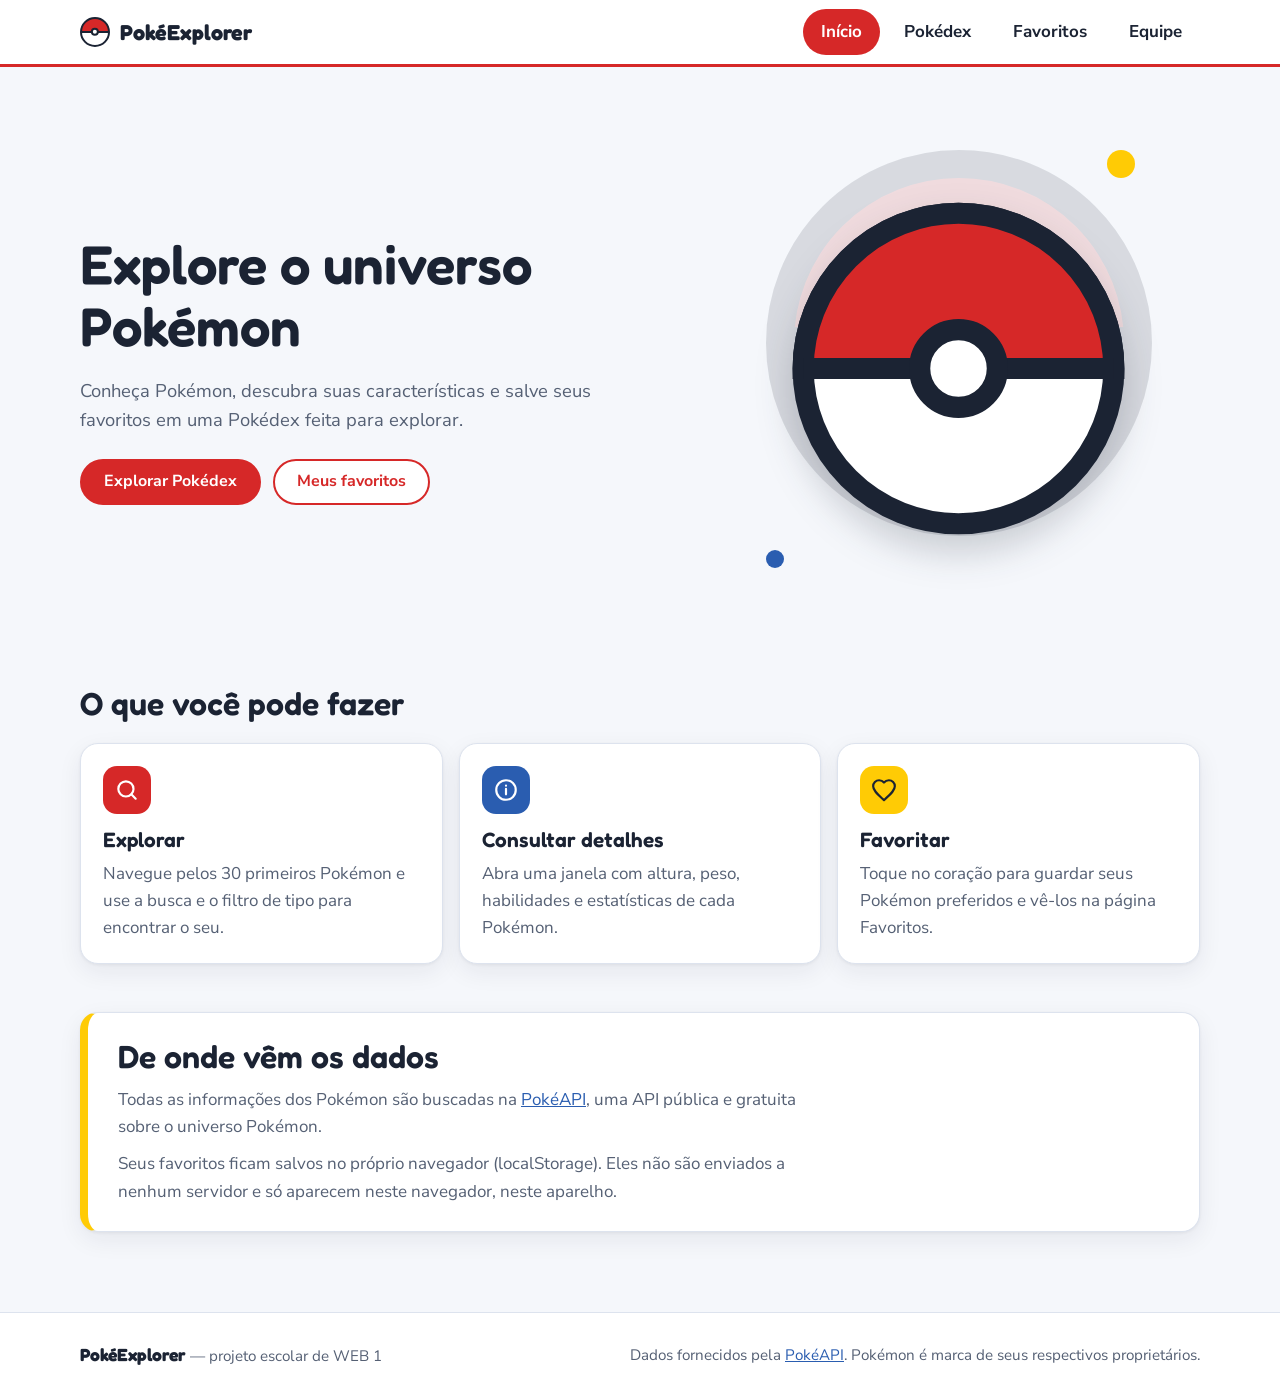
<file: index.html>
<!DOCTYPE html>
<html lang="pt-BR">
<head>
  <meta charset="UTF-8">
  <meta name="viewport" content="width=device-width, initial-scale=1">
  <title>Início | PokéExplorer</title>
  <meta name="description" content="Explore o universo Pokémon: conheça Pokémon, veja detalhes e salve seus favoritos.">
  <link rel="icon" href="assets/favicon.svg" type="image/svg+xml">
  <link rel="preconnect" href="https://fonts.googleapis.com">
  <link rel="preconnect" href="https://fonts.gstatic.com" crossorigin>
  <link rel="stylesheet" href="https://fonts.googleapis.com/css2?family=Fredoka:wght@500;600;700&family=Nunito+Sans:wght@400;600;700;800&display=swap">
  <link rel="stylesheet" href="css/style.css">
  <script>document.documentElement.classList.add("js");</script>
</head>
<body>
  <a class="pular-link" href="#conteudo">Ir para o conteúdo</a>

  <header class="topo">
    <div class="topo__interno container">
      <a class="logo" href="index.html">
        <span class="pokebola pokebola--mini" aria-hidden="true"></span>
        PokéExplorer
      </a>
      <button class="menu-botao" id="menu-botao" type="button" aria-expanded="false" aria-controls="menu">
        <span class="menu-botao__icone" aria-hidden="true"></span>
        <span>Menu</span>
      </button>
      <nav class="menu" id="menu" aria-label="Principal">
        <ul>
          <li><a href="index.html" aria-current="page">Início</a></li>
          <li><a href="pokedex.html">Pokédex</a></li>
          <li><a href="favoritos.html">Favoritos</a></li>
          <li><a href="equipe.html">Equipe</a></li>
        </ul>
      </nav>
    </div>
  </header>

  <main id="conteudo" tabindex="-1">
    <section class="hero container" aria-labelledby="titulo">
      <div class="hero__texto">
        <h1 id="titulo">Explore o universo Pokémon</h1>
        <p>Conheça Pokémon, descubra suas características e salve seus favoritos em uma Pokédex feita para explorar.</p>
        <div class="hero__botoes">
          <a class="btn" href="pokedex.html">Explorar Pokédex</a>
          <a class="btn btn--secundario" href="favoritos.html">Meus favoritos</a>
        </div>
      </div>
      <div class="hero__arte">
        <span class="pokebola" aria-hidden="true"></span>
        <span class="hero__ponto hero__ponto--amarelo" aria-hidden="true"></span>
        <span class="hero__ponto hero__ponto--azul" aria-hidden="true"></span>
        <img class="hero__imagem" data-nome="Pikachu" alt="Ilustração do Pikachu" width="475" height="475"
             src="https://raw.githubusercontent.com/PokeAPI/sprites/master/sprites/pokemon/other/official-artwork/25.png">
      </div>
    </section>

    <section class="secao container" aria-labelledby="funcoes-titulo">
      <h2 id="funcoes-titulo">O que você pode fazer</h2>
      <ul class="funcoes">
        <li class="funcao">
          <span class="funcao__icone funcao__icone--vermelho" aria-hidden="true"><svg viewBox="0 0 24 24"><circle cx="11" cy="11" r="7"/><path d="M20 20l-4-4"/></svg></span>
          <h3>Explorar</h3>
          <p>Navegue pelos 30 primeiros Pokémon e use a busca e o filtro de tipo para encontrar o seu.</p>
        </li>
        <li class="funcao">
          <span class="funcao__icone funcao__icone--azul" aria-hidden="true"><svg viewBox="0 0 24 24"><circle cx="12" cy="12" r="9"/><path d="M12 11v5M12 8h.01"/></svg></span>
          <h3>Consultar detalhes</h3>
          <p>Abra uma janela com altura, peso, habilidades e estatísticas de cada Pokémon.</p>
        </li>
        <li class="funcao">
          <span class="funcao__icone funcao__icone--amarelo" aria-hidden="true"><svg viewBox="0 0 24 24"><path d="M12 21.35l-1.45-1.32C5.4 15.36 2 12.28 2 8.5 2 5.42 4.42 3 7.5 3c1.74 0 3.41.81 4.5 2.09C13.09 3.81 14.76 3 16.5 3 19.58 3 22 5.42 22 8.5c0 3.78-3.4 6.86-8.55 11.54L12 21.35z"/></svg></span>
          <h3>Favoritar</h3>
          <p>Toque no coração para guardar seus Pokémon preferidos e vê-los na página Favoritos.</p>
        </li>
      </ul>
    </section>

    <section class="secao container" aria-labelledby="dados-titulo">
      <div class="dados">
        <h2 id="dados-titulo">De onde vêm os dados</h2>
        <p>Todas as informações dos Pokémon são buscadas na <a href="https://pokeapi.co/" target="_blank" rel="noopener noreferrer">PokéAPI</a>, uma API pública e gratuita sobre o universo Pokémon.</p>
        <p>Seus favoritos ficam salvos no próprio navegador (localStorage). Eles não são enviados a nenhum servidor e só aparecem neste navegador, neste aparelho.</p>
      </div>
    </section>
  </main>

  <footer class="rodape">
    <div class="rodape__interno container">
      <p><strong>PokéExplorer</strong> — projeto escolar de WEB 1</p>
      <p>Dados fornecidos pela <a href="https://pokeapi.co/" target="_blank" rel="noopener noreferrer">PokéAPI</a>. Pokémon é marca de seus respectivos proprietários.</p>
    </div>
  </footer>

  <script src="js/comum.js"></script>
</body>
</html>
</file>
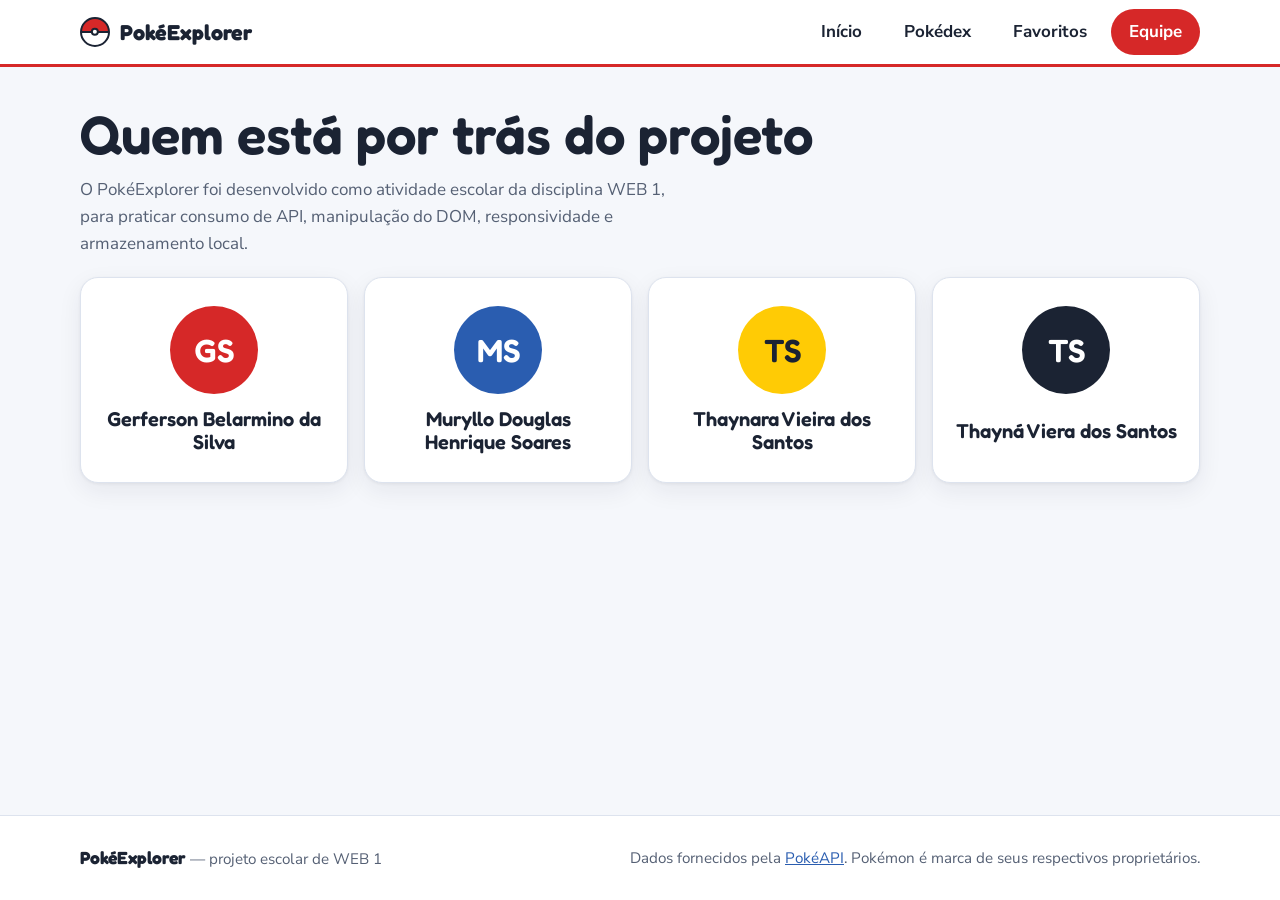
<file: equipe.html>
<!DOCTYPE html>
<html lang="pt-BR">
<head>
  <meta charset="UTF-8">
  <meta name="viewport" content="width=device-width, initial-scale=1">
  <title>Equipe | PokéExplorer</title>
  <meta name="description" content="Conheça a equipe que desenvolveu o PokéExplorer.">
  <link rel="icon" href="assets/favicon.svg" type="image/svg+xml">
  <link rel="preconnect" href="https://fonts.googleapis.com">
  <link rel="preconnect" href="https://fonts.gstatic.com" crossorigin>
  <link rel="stylesheet" href="https://fonts.googleapis.com/css2?family=Fredoka:wght@500;600;700&family=Nunito+Sans:wght@400;600;700;800&display=swap">
  <link rel="stylesheet" href="css/style.css">
  <script>document.documentElement.classList.add("js");</script>
</head>
<body>
  <a class="pular-link" href="#conteudo">Ir para o conteúdo</a>

  <header class="topo">
    <div class="topo__interno container">
      <a class="logo" href="index.html">
        <span class="pokebola pokebola--mini" aria-hidden="true"></span>
        PokéExplorer
      </a>
      <button class="menu-botao" id="menu-botao" type="button" aria-expanded="false" aria-controls="menu">
        <span class="menu-botao__icone" aria-hidden="true"></span>
        <span>Menu</span>
      </button>
      <nav class="menu" id="menu" aria-label="Principal">
        <ul>
          <li><a href="index.html">Início</a></li>
          <li><a href="pokedex.html">Pokédex</a></li>
          <li><a href="favoritos.html">Favoritos</a></li>
          <li><a href="equipe.html" aria-current="page">Equipe</a></li>
        </ul>
      </nav>
    </div>
  </header>

  <main id="conteudo" tabindex="-1">
    <section class="pagina-topo container" aria-labelledby="titulo">
      <h1 id="titulo">Quem está por trás do projeto</h1>
      <p>O PokéExplorer foi desenvolvido como atividade escolar da disciplina WEB 1, para praticar consumo de API, manipulação do DOM, responsividade e armazenamento local.</p>
    </section>

    <div class="container">
      <ul class="membros" aria-label="Integrantes da equipe">
        <li class="membro">
          <span class="avatar avatar--vermelho" aria-hidden="true">GS</span>
          <h2>Gerferson Belarmino da Silva</h2>
        </li>
        <li class="membro">
          <span class="avatar avatar--azul" aria-hidden="true">MS</span>
          <h2>Muryllo Douglas Henrique Soares</h2>
        </li>
        <li class="membro">
          <span class="avatar avatar--amarelo" aria-hidden="true">TS</span>
          <h2>Thaynara Vieira dos Santos</h2>
        </li>
        <li class="membro">
          <span class="avatar avatar--escuro" aria-hidden="true">TS</span>
          <h2>Thayná Viera dos Santos</h2>
        </li>
      </ul>
    </div>
  </main>

  <footer class="rodape">
    <div class="rodape__interno container">
      <p><strong>PokéExplorer</strong> — projeto escolar de WEB 1</p>
      <p>Dados fornecidos pela <a href="https://pokeapi.co/" target="_blank" rel="noopener noreferrer">PokéAPI</a>. Pokémon é marca de seus respectivos proprietários.</p>
    </div>
  </footer>

  <script src="js/comum.js"></script>
</body>
</html>
</file>
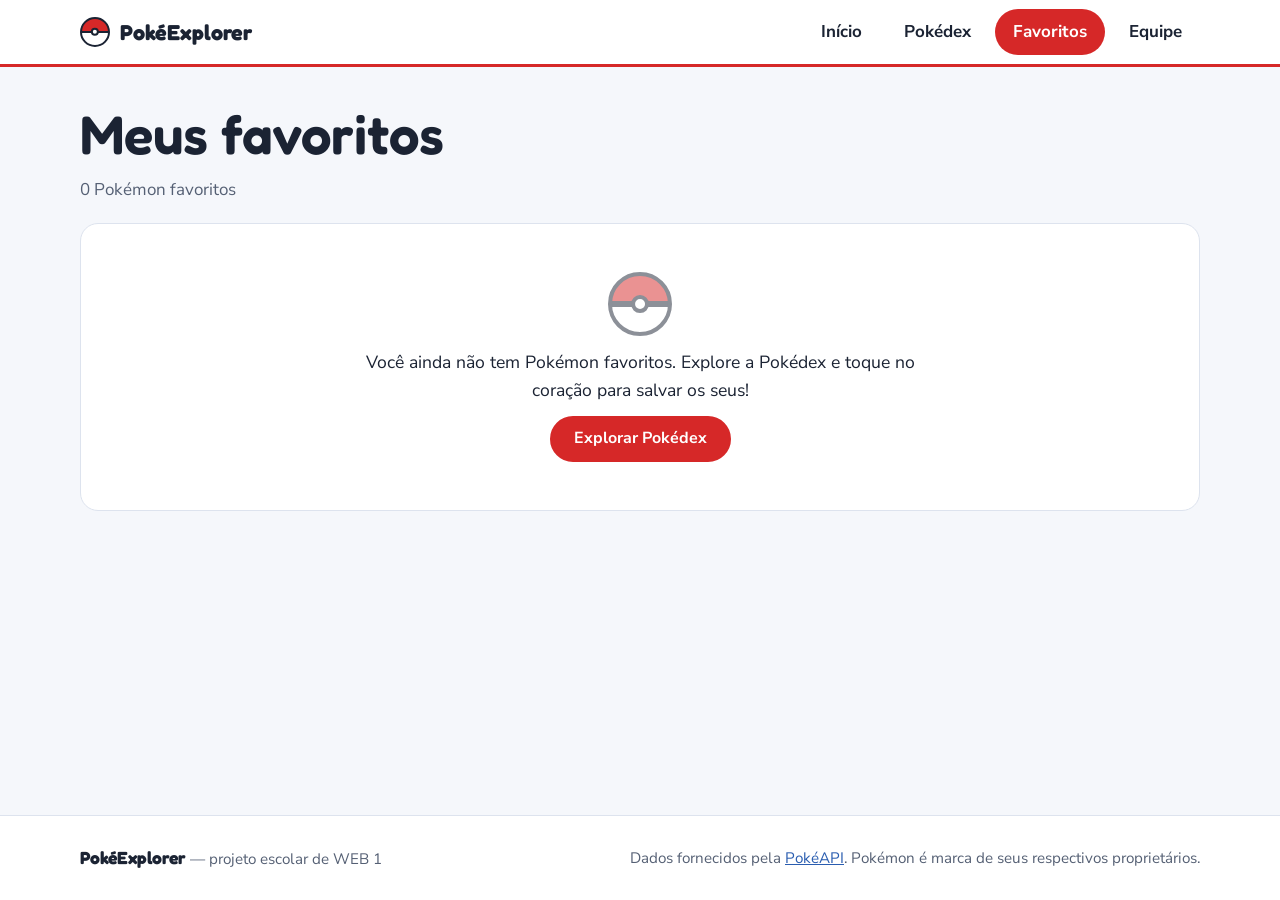
<file: favoritos.html>
<!DOCTYPE html>
<html lang="pt-BR">
<head>
  <meta charset="UTF-8">
  <meta name="viewport" content="width=device-width, initial-scale=1">
  <title>Favoritos | PokéExplorer</title>
  <meta name="description" content="Seus Pokémon favoritos, salvos no navegador.">
  <link rel="icon" href="assets/favicon.svg" type="image/svg+xml">
  <link rel="preconnect" href="https://fonts.googleapis.com">
  <link rel="preconnect" href="https://fonts.gstatic.com" crossorigin>
  <link rel="stylesheet" href="https://fonts.googleapis.com/css2?family=Fredoka:wght@500;600;700&family=Nunito+Sans:wght@400;600;700;800&display=swap">
  <link rel="stylesheet" href="css/style.css">
  <script>document.documentElement.classList.add("js");</script>
</head>
<body>
  <a class="pular-link" href="#conteudo">Ir para o conteúdo</a>

  <header class="topo">
    <div class="topo__interno container">
      <a class="logo" href="index.html">
        <span class="pokebola pokebola--mini" aria-hidden="true"></span>
        PokéExplorer
      </a>
      <button class="menu-botao" id="menu-botao" type="button" aria-expanded="false" aria-controls="menu">
        <span class="menu-botao__icone" aria-hidden="true"></span>
        <span>Menu</span>
      </button>
      <nav class="menu" id="menu" aria-label="Principal">
        <ul>
          <li><a href="index.html">Início</a></li>
          <li><a href="pokedex.html">Pokédex</a></li>
          <li><a href="favoritos.html" aria-current="page">Favoritos</a></li>
          <li><a href="equipe.html">Equipe</a></li>
        </ul>
      </nav>
    </div>
  </header>

  <main id="conteudo" tabindex="-1">
    <section class="pagina-topo container" aria-labelledby="titulo">
      <h1 id="titulo" tabindex="-1">Meus favoritos</h1>
      <p id="contador" aria-live="polite"></p>
    </section>

    <div class="container">
      <div class="estado vazio" id="vazio" hidden>
        <span class="pokebola" aria-hidden="true"></span>
        <p>Você ainda não tem Pokémon favoritos. Explore a Pokédex e toque no coração para salvar os seus!</p>
        <a class="btn" href="pokedex.html">Explorar Pokédex</a>
      </div>

      <ul class="grade" id="grade" aria-label="Pokémon favoritos"></ul>
    </div>
  </main>

  <footer class="rodape">
    <div class="rodape__interno container">
      <p><strong>PokéExplorer</strong> — projeto escolar de WEB 1</p>
      <p>Dados fornecidos pela <a href="https://pokeapi.co/" target="_blank" rel="noopener noreferrer">PokéAPI</a>. Pokémon é marca de seus respectivos proprietários.</p>
    </div>
  </footer>

  <script src="js/comum.js"></script>
  <script src="js/api.js"></script>
  <script src="js/favoritos.js"></script>
  <script src="js/componentes.js"></script>
  <script src="js/modal.js"></script>
  <script src="js/favoritos-pagina.js"></script>
</body>
</html>
</file>
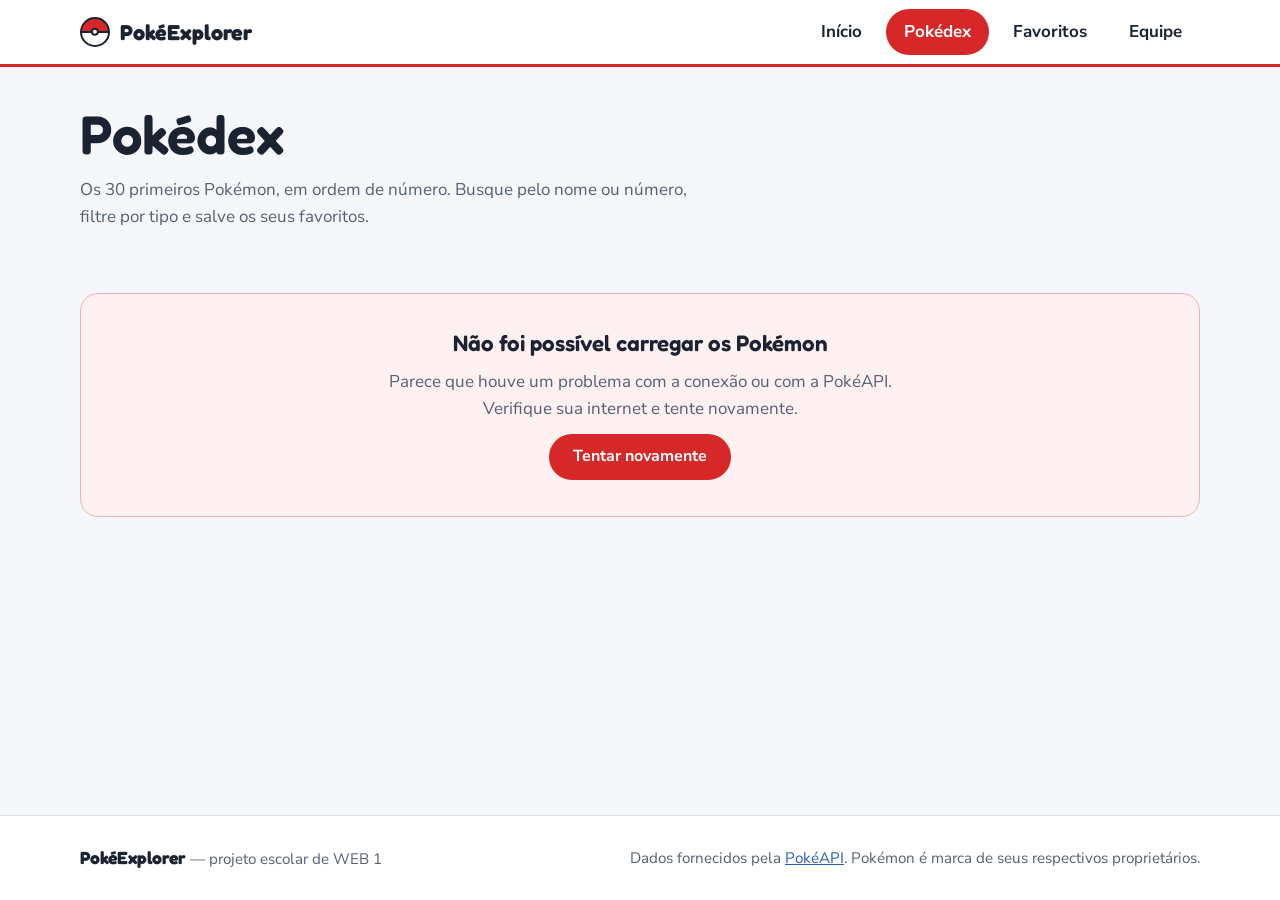
<file: pokedex.html>
<!DOCTYPE html>
<html lang="pt-BR">
<head>
  <meta charset="UTF-8">
  <meta name="viewport" content="width=device-width, initial-scale=1">
  <title>Pokédex | PokéExplorer</title>
  <meta name="description" content="Os 30 primeiros Pokémon da PokéAPI com busca, filtro por tipo e favoritos.">
  <link rel="icon" href="assets/favicon.svg" type="image/svg+xml">
  <link rel="preconnect" href="https://fonts.googleapis.com">
  <link rel="preconnect" href="https://fonts.gstatic.com" crossorigin>
  <link rel="stylesheet" href="https://fonts.googleapis.com/css2?family=Fredoka:wght@500;600;700&family=Nunito+Sans:wght@400;600;700;800&display=swap">
  <link rel="stylesheet" href="css/style.css">
  <script>document.documentElement.classList.add("js");</script>
</head>
<body>
  <a class="pular-link" href="#conteudo">Ir para o conteúdo</a>

  <header class="topo">
    <div class="topo__interno container">
      <a class="logo" href="index.html">
        <span class="pokebola pokebola--mini" aria-hidden="true"></span>
        PokéExplorer
      </a>
      <button class="menu-botao" id="menu-botao" type="button" aria-expanded="false" aria-controls="menu">
        <span class="menu-botao__icone" aria-hidden="true"></span>
        <span>Menu</span>
      </button>
      <nav class="menu" id="menu" aria-label="Principal">
        <ul>
          <li><a href="index.html">Início</a></li>
          <li><a href="pokedex.html" aria-current="page">Pokédex</a></li>
          <li><a href="favoritos.html">Favoritos</a></li>
          <li><a href="equipe.html">Equipe</a></li>
        </ul>
      </nav>
    </div>
  </header>

  <main id="conteudo" tabindex="-1">
    <section class="pagina-topo container" aria-labelledby="titulo">
      <h1 id="titulo">Pokédex</h1>
      <p>Os 30 primeiros Pokémon, em ordem de número. Busque pelo nome ou número, filtre por tipo e salve os seus favoritos.</p>
    </section>

    <div class="container">
      <form class="filtros" id="filtros" role="search" aria-label="Buscar e filtrar Pokémon" hidden>
        <div class="campo">
          <label for="busca">Buscar por nome ou número</label>
          <input type="search" id="busca" name="busca" placeholder="Ex.: pikachu ou 25" autocomplete="off">
        </div>
        <div class="campo">
          <label for="tipo">Filtrar por tipo</label>
          <select id="tipo" name="tipo">
            <option value="">Todos os tipos</option>
          </select>
        </div>
      </form>

      <p class="resumo" id="resumo" aria-live="polite"></p>

      <div class="estado" id="carregando" role="status">
        <span class="pokebola pokebola--spinner" aria-hidden="true"></span>
        <p>Carregando Pokémon…</p>
      </div>

      <div class="estado estado--erro" id="erro" role="alert" hidden>
        <h2>Não foi possível carregar os Pokémon</h2>
        <p>Parece que houve um problema com a conexão ou com a PokéAPI. Verifique sua internet e tente novamente.</p>
        <button class="btn" id="tentar-novamente" type="button">Tentar novamente</button>
      </div>

      <div class="estado" id="sem-resultados" hidden>
        <h2>Nenhum Pokémon encontrado</h2>
        <p>Nenhum Pokémon combina com a busca e o tipo escolhidos. Tente outro nome, número ou tipo.</p>
        <button class="btn" id="limpar-filtros" type="button">Limpar filtros</button>
      </div>

      <ul class="grade" id="grade" aria-label="Lista de Pokémon"></ul>
    </div>
  </main>

  <footer class="rodape">
    <div class="rodape__interno container">
      <p><strong>PokéExplorer</strong> — projeto escolar de WEB 1</p>
      <p>Dados fornecidos pela <a href="https://pokeapi.co/" target="_blank" rel="noopener noreferrer">PokéAPI</a>. Pokémon é marca de seus respectivos proprietários.</p>
    </div>
  </footer>

  <script src="js/comum.js"></script>
  <script src="js/api.js"></script>
  <script src="js/favoritos.js"></script>
  <script src="js/componentes.js"></script>
  <script src="js/modal.js"></script>
  <script src="js/pokedex.js"></script>
</body>
</html>
</file>
<file: css/style.css>
/* style.css — Identidade visual do PokéExplorer (usada nas quatro páginas). */

/* ===== 1. Variáveis (cores, fontes, medidas) ===== */
:root {
  --vermelho: #d62828;
  --vermelho-escuro: #a61b1b;
  --vermelho-claro: #fff1f1;
  --amarelo: #ffcb05;
  --azul: #2a5db0;
  --fundo: #f5f7fb;
  --superficie: #ffffff;
  --texto: #1b2333;
  --texto-suave: #556074;
  --borda: #dde3ee;
  --raio: 18px;
  --sombra: 0 1px 3px rgba(27, 35, 51, 0.06), 0 8px 24px rgba(27, 35, 51, 0.07);
  --sombra-forte: 0 2px 6px rgba(27, 35, 51, 0.08), 0 16px 36px rgba(27, 35, 51, 0.14);
  --fonte-titulo: "Fredoka", "Trebuchet MS", system-ui, sans-serif;
  --fonte-texto: "Nunito Sans", system-ui, -apple-system, "Segoe UI", Roboto, sans-serif;
  --largura: 1120px;
}

/* Cores das etiquetas de tipo (também usadas no fundo da imagem dos cards e do modal) */
.tipo--normal, .card--normal, .detalhe--normal { --tipo-cor: #b5b5a0; --tipo-texto: #1b2333; }
.tipo--fire, .card--fire, .detalhe--fire { --tipo-cor: #d9480f; --tipo-texto: #fff; }
.tipo--water, .card--water, .detalhe--water { --tipo-cor: #1971c2; --tipo-texto: #fff; }
.tipo--electric, .card--electric, .detalhe--electric { --tipo-cor: #f7d02c; --tipo-texto: #1b2333; }
.tipo--grass, .card--grass, .detalhe--grass { --tipo-cor: #2b8a3e; --tipo-texto: #fff; }
.tipo--ice, .card--ice, .detalhe--ice { --tipo-cor: #96d9d6; --tipo-texto: #1b2333; }
.tipo--fighting, .card--fighting, .detalhe--fighting { --tipo-cor: #c2255c; --tipo-texto: #fff; }
.tipo--poison, .card--poison, .detalhe--poison { --tipo-cor: #9c36b5; --tipo-texto: #fff; }
.tipo--ground, .card--ground, .detalhe--ground { --tipo-cor: #d9a441; --tipo-texto: #1b2333; }
.tipo--flying, .card--flying, .detalhe--flying { --tipo-cor: #a6b8f0; --tipo-texto: #1b2333; }
.tipo--psychic, .card--psychic, .detalhe--psychic { --tipo-cor: #d6336c; --tipo-texto: #fff; }
.tipo--bug, .card--bug, .detalhe--bug { --tipo-cor: #94b82f; --tipo-texto: #1b2333; }
.tipo--rock, .card--rock, .detalhe--rock { --tipo-cor: #b8a24b; --tipo-texto: #1b2333; }
.tipo--ghost, .card--ghost, .detalhe--ghost { --tipo-cor: #6741d9; --tipo-texto: #fff; }
.tipo--dragon, .card--dragon, .detalhe--dragon { --tipo-cor: #4263eb; --tipo-texto: #fff; }
.tipo--dark, .card--dark, .detalhe--dark { --tipo-cor: #495057; --tipo-texto: #fff; }
.tipo--steel, .card--steel, .detalhe--steel { --tipo-cor: #9aa5b1; --tipo-texto: #1b2333; }
.tipo--fairy, .card--fairy, .detalhe--fairy { --tipo-cor: #f0a0c8; --tipo-texto: #1b2333; }
.tipo--desconhecido { --tipo-cor: #6b7280; --tipo-texto: #fff; }

/* ===== 2. Base ===== */
*, *::before, *::after { box-sizing: border-box; }
[hidden] { display: none !important; }

html { -webkit-text-size-adjust: 100%; scroll-padding-top: 88px; }

body {
  margin: 0;
  min-height: 100vh;
  display: flex;
  flex-direction: column;
  font-family: var(--fonte-texto);
  font-size: 1.0625rem;
  line-height: 1.6;
  color: var(--texto);
  background: var(--fundo);
  overflow-x: clip;
}
body.modal-aberto { overflow: hidden; }

main { flex: 1; padding-bottom: 24px; }
main:focus { outline: none; }

img, svg { max-width: 100%; }
p { margin: 0; }
h1, h2, h3 { margin: 0; font-family: var(--fonte-titulo); font-weight: 600; line-height: 1.15; }
h1 { font-size: clamp(2rem, 6vw, 3.4rem); }
h2 { font-size: clamp(1.45rem, 4vw, 2rem); }
h1:focus { outline: none; }
a { color: var(--azul); }

:focus-visible { outline: 3px solid var(--azul); outline-offset: 3px; }

.container { width: min(100% - 32px, var(--largura)); margin-inline: auto; }
.sr-only {
  position: absolute; width: 1px; height: 1px; padding: 0; margin: -1px;
  overflow: hidden; clip: rect(0, 0, 0, 0); white-space: nowrap; border: 0;
}
.pular-link {
  position: absolute; left: 12px; top: -60px; z-index: 100;
  background: var(--texto); color: #fff; padding: 10px 16px; border-radius: 10px; text-decoration: none;
}
.pular-link:focus { top: 12px; }

/* ===== 3. Pokébola decorativa ===== */
.pokebola {
  --tam: 44px;
  --borda-pokebola: calc(var(--tam) * 0.07);
  position: relative;
  flex: none;
  width: var(--tam);
  aspect-ratio: 1;
  border-radius: 50%;
  border: var(--borda-pokebola) solid var(--texto);
  background: linear-gradient(var(--vermelho) 0 45%, var(--texto) 45% 55%, #fff 55% 100%);
}
.pokebola::after {
  content: "";
  position: absolute;
  top: 50%; left: 50%;
  width: 32%;
  aspect-ratio: 1;
  transform: translate(-50%, -50%);
  border-radius: 50%;
  background: #fff;
  border: var(--borda-pokebola) solid var(--texto);
}
.pokebola--mini { --tam: 30px; }
.pokebola--spinner { --tam: 56px; animation: girar 1s linear infinite; }
@keyframes girar { to { transform: rotate(360deg); } }

/* ===== 4. Cabeçalho e menu ===== */
.topo {
  position: sticky; top: 0; z-index: 20;
  background: rgba(255, 255, 255, 0.94);
  backdrop-filter: blur(8px);
  border-bottom: 3px solid var(--vermelho);
}
.topo__interno {
  display: flex; flex-wrap: wrap; align-items: center; justify-content: space-between;
  gap: 8px 16px; min-height: 64px;
}
.logo {
  display: inline-flex; align-items: center; gap: 10px;
  font-family: var(--fonte-titulo); font-size: 1.35rem; font-weight: 700;
  color: var(--texto); text-decoration: none;
}
.menu-botao {
  display: inline-flex; align-items: center; gap: 10px; min-height: 44px; padding: 8px 14px;
  background: #fff; color: var(--texto); border: 2px solid var(--borda); border-radius: 12px;
  font: 700 1rem var(--fonte-texto); cursor: pointer;
}
.menu-botao__icone, .menu-botao__icone::before, .menu-botao__icone::after {
  display: block; width: 20px; height: 2px; background: currentColor; border-radius: 2px;
  transition: transform 0.2s, opacity 0.2s;
}
.menu-botao__icone { position: relative; }
.menu-botao__icone::before, .menu-botao__icone::after { content: ""; position: absolute; left: 0; }
.menu-botao__icone::before { top: -6px; }
.menu-botao__icone::after { top: 6px; }
.menu-botao[aria-expanded="true"] .menu-botao__icone { background: transparent; }
.menu-botao[aria-expanded="true"] .menu-botao__icone::before { top: 0; transform: rotate(45deg); }
.menu-botao[aria-expanded="true"] .menu-botao__icone::after { top: 0; transform: rotate(-45deg); }

.menu { flex-basis: 100%; }
.js .menu:not(.menu--aberto) { display: none; }
.menu ul { display: grid; gap: 4px; margin: 0; padding: 4px 0 12px; list-style: none; }
.menu a {
  display: block; padding: 11px 16px; border-radius: 12px;
  color: var(--texto); font-weight: 700; text-decoration: none;
  transition: background-color 0.15s, color 0.15s;
}
.menu a:hover { background: var(--vermelho-claro); color: var(--vermelho-escuro); }
.menu a[aria-current="page"] { background: var(--vermelho); color: #fff; }

@media (min-width: 760px) {
  .menu-botao { display: none; }
  .menu { flex-basis: auto; }
  .js .menu:not(.menu--aberto) { display: block; }
  .menu ul { display: flex; gap: 6px; padding: 0; }
  .menu a { padding: 9px 18px; border-radius: 999px; }
}

/* ===== 5. Botões ===== */
.btn {
  display: inline-flex; align-items: center; justify-content: center; gap: 8px;
  min-height: 46px; padding: 10px 22px;
  background: var(--vermelho); color: #fff;
  border: 2px solid var(--vermelho); border-radius: 999px;
  font: 700 1rem/1.2 var(--fonte-texto); text-decoration: none; cursor: pointer;
  transition: transform 0.15s, background-color 0.15s, border-color 0.15s, box-shadow 0.15s;
}
.btn:hover {
  background: var(--vermelho-escuro); border-color: var(--vermelho-escuro);
  transform: translateY(-1px); box-shadow: 0 6px 16px rgba(214, 40, 40, 0.25);
}
.btn:active { transform: translateY(0); }
.btn--secundario { background: #fff; color: var(--vermelho); }
.btn--secundario:hover { background: var(--vermelho-claro); color: var(--vermelho-escuro); box-shadow: none; }
.btn--pequeno { min-height: 42px; padding: 8px 14px; font-size: 0.95rem; }

/* Botão de coração */
.btn-coracao {
  display: grid; place-items: center; width: 44px; height: 44px; padding: 0;
  background: #fff; color: #6b7385; border: 1px solid var(--borda); border-radius: 50%;
  cursor: pointer; transition: color 0.15s, background-color 0.15s, border-color 0.15s, transform 0.15s;
}
.btn-coracao:hover { color: var(--vermelho); border-color: var(--vermelho); }
.btn-coracao.ativo { color: var(--vermelho); background: var(--vermelho-claro); border-color: #f2b1b1; }
.btn-coracao svg, .btn-favorito-texto svg {
  width: 22px; height: 22px; fill: transparent; stroke: currentColor; stroke-width: 2; stroke-linejoin: round;
  transition: fill 0.2s;
}
.btn-coracao.ativo svg, .btn-favorito-texto.ativo svg { fill: currentColor; }
.btn-favorito-texto.ativo { background: var(--vermelho); color: #fff; }
.btn-favorito-texto.ativo:hover { background: var(--vermelho-escuro); color: #fff; }
.pulso svg { animation: pulso 0.4s ease; }
@keyframes pulso { 0% { transform: scale(1); } 40% { transform: scale(1.35); } 100% { transform: scale(1); } }

/* ===== 6. Página inicial ===== */
.hero { display: grid; gap: 32px; align-items: center; padding: 40px 0 24px; }
.hero__texto { display: grid; gap: 18px; justify-items: start; }
.hero__texto p { max-width: 52ch; color: var(--texto-suave); font-size: 1.15rem; }
.hero__botoes { display: flex; flex-wrap: wrap; gap: 12px; margin-top: 6px; }
.hero__arte { position: relative; display: grid; place-items: center; width: min(100%, 420px); aspect-ratio: 1; margin-inline: auto; }
.hero__arte .pokebola { position: absolute; inset: 4%; width: auto; --tam: 400px; opacity: 0.13; }
.hero__ponto { position: absolute; border-radius: 50%; }
.hero__ponto--amarelo { top: 4%; right: 8%; width: 28px; height: 28px; background: var(--amarelo); }
.hero__ponto--azul { bottom: 8%; left: 4%; width: 18px; height: 18px; background: var(--azul); }
.hero__imagem { position: relative; width: 84%; filter: drop-shadow(0 18px 18px rgba(27, 35, 51, 0.2)); }
@media (min-width: 760px) {
  .hero { grid-template-columns: 1.1fr 0.9fr; gap: 48px; padding: 64px 0 40px; }
}

.secao { padding: 40px 0 8px; }
.secao > h2 { margin-bottom: 20px; }
.funcoes { display: grid; gap: 16px; margin: 0; padding: 0; list-style: none; }
.funcao {
  display: grid; gap: 8px; align-content: start; padding: 22px;
  background: var(--superficie); border: 1px solid var(--borda); border-radius: var(--raio); box-shadow: var(--sombra);
}
.funcao h3 { font-size: 1.3rem; }
.funcao p { color: var(--texto-suave); }
.funcao__icone { display: grid; place-items: center; width: 48px; height: 48px; margin-bottom: 6px; border-radius: 14px; }
.funcao__icone svg { width: 26px; height: 26px; fill: none; stroke: currentColor; stroke-width: 2; stroke-linecap: round; stroke-linejoin: round; }
.funcao__icone--vermelho { background: var(--vermelho); color: #fff; }
.funcao__icone--azul { background: var(--azul); color: #fff; }
.funcao__icone--amarelo { background: var(--amarelo); color: var(--texto); }
@media (min-width: 760px) { .funcoes { grid-template-columns: repeat(3, 1fr); } }

.dados {
  display: grid; gap: 10px; padding: 26px 26px 26px 30px;
  background: var(--superficie); border: 1px solid var(--borda); border-left: 8px solid var(--amarelo);
  border-radius: var(--raio); box-shadow: var(--sombra);
}
.dados p { max-width: 70ch; color: var(--texto-suave); }

/* ===== 7. Cabeçalho das páginas internas ===== */
.pagina-topo { display: grid; gap: 10px; padding: 36px 0 20px; }
.pagina-topo p { max-width: 62ch; color: var(--texto-suave); }

/* ===== 8. Filtros ===== */
.filtros {
  display: grid; gap: 14px; padding: 16px; margin-bottom: 12px;
  background: var(--superficie); border: 1px solid var(--borda); border-radius: var(--raio); box-shadow: var(--sombra);
}
.campo { display: grid; gap: 6px; }
.campo label { font-weight: 700; font-size: 0.95rem; }
.campo input, .campo select {
  width: 100%; min-height: 46px; padding: 8px 14px;
  background: #fff; color: var(--texto); border: 2px solid var(--borda); border-radius: 12px;
  font: 1rem var(--fonte-texto);
}
.campo input:focus, .campo select:focus { border-color: var(--azul); }
@media (min-width: 640px) { .filtros { grid-template-columns: 2fr 1fr; } }
.resumo { margin: 4px 2px 16px; color: var(--texto-suave); font-size: 0.95rem; min-height: 1.5em; }

/* ===== 9. Estados (carregando, erro, vazio) ===== */
.estado {
  display: grid; justify-items: center; gap: 12px; padding: 36px 20px; text-align: center;
  background: var(--superficie); border: 1px solid var(--borda); border-radius: var(--raio);
}
.estado h2 { font-size: 1.4rem; }
.estado p { max-width: 52ch; color: var(--texto-suave); }
.estado--erro { border-color: #f2b1b1; background: var(--vermelho-claro); }
.aviso {
  margin-top: 12px; padding: 12px 16px; background: #fff8dc; color: #4a3b00;
  border: 1px solid #e8cf6b; border-left: 6px solid var(--amarelo); border-radius: 12px; font-size: 0.95rem;
}

/* ===== 10. Grade e cards ===== */
.grade { display: grid; gap: 14px; grid-template-columns: repeat(auto-fill, minmax(150px, 1fr)); margin: 0; padding: 0; list-style: none; }
@media (min-width: 720px) { .grade { gap: 20px; grid-template-columns: repeat(auto-fill, minmax(210px, 1fr)); } }

.card {
  position: relative; display: flex; flex-direction: column; min-width: 0; padding: 12px;
  background: var(--superficie); border: 1px solid var(--borda); border-radius: var(--raio); box-shadow: var(--sombra);
  transition: transform 0.2s, box-shadow 0.2s;
}
.card:hover { transform: translateY(-3px); box-shadow: var(--sombra-forte); }
.card__coracao { position: absolute; top: 18px; right: 18px; z-index: 1; }
.card__imagem {
  display: grid; place-items: center; aspect-ratio: 1; overflow: hidden; border-radius: 14px;
  background: color-mix(in srgb, var(--tipo-cor, #b5b5a0) 18%, #fff);
}
.card__imagem img { width: 82%; height: 82%; object-fit: contain; }
.card__numero { margin-top: 12px; color: var(--texto-suave); font-size: 0.9rem; font-weight: 700; }
.card__nome { margin: 2px 0 8px; font-size: 1.25rem; overflow-wrap: anywhere; }
.card .tipos { margin-bottom: 14px; }
.card .btn { margin-top: auto; }

.tipos { display: flex; flex-wrap: wrap; gap: 6px; margin: 0; padding: 0; list-style: none; }
.tipo {
  padding: 3px 11px; border-radius: 999px; font-size: 0.82rem; font-weight: 700; line-height: 1.5;
  background: var(--tipo-cor); color: var(--tipo-texto);
}

/* ===== 11. Modal de detalhes ===== */
.modal {
  width: min(640px, calc(100% - 24px)); max-height: calc(100dvh - 24px); padding: 0; overflow: hidden;
  background: var(--superficie); color: var(--texto); border: 0; border-radius: 22px;
  box-shadow: 0 24px 64px rgba(0, 0, 0, 0.35);
}
.modal[open] { display: flex; flex-direction: column; animation: modal-entrada 0.22s ease-out; }
.modal::backdrop { background: rgba(20, 26, 40, 0.62); }
@keyframes modal-entrada { from { opacity: 0; transform: translateY(14px) scale(0.98); } }

.modal__fechar {
  position: absolute; top: 10px; right: 10px; z-index: 2;
  display: grid; place-items: center; width: 44px; height: 44px; padding: 0;
  background: rgba(255, 255, 255, 0.92); color: var(--texto); border: 1px solid var(--borda); border-radius: 50%; cursor: pointer;
  transition: background-color 0.15s, transform 0.15s;
}
.modal__fechar:hover { background: var(--vermelho-claro); transform: rotate(90deg); }
.modal__fechar svg { width: 22px; height: 22px; fill: none; stroke: currentColor; stroke-width: 2.5; stroke-linecap: round; }
.modal__corpo { overflow-y: auto; overscroll-behavior: contain; }
.modal__mensagem { padding: 56px 24px; text-align: center; color: var(--texto-suave); }
.modal__mensagem + .btn { display: flex; width: fit-content; margin: -24px auto 40px; }

.detalhe__topo {
  display: grid; justify-items: center; gap: 4px; padding: 28px 20px 22px; text-align: center;
  background: color-mix(in srgb, var(--tipo-cor, #b5b5a0) 20%, #fff);
}
.detalhe__imagem { width: min(210px, 60vw); aspect-ratio: 1; object-fit: contain; filter: drop-shadow(0 10px 12px rgba(27, 35, 51, 0.2)); }
.detalhe__numero { color: var(--texto-suave); font-weight: 700; }
.detalhe__nome { font-size: clamp(1.8rem, 6vw, 2.3rem); }
.detalhe__topo .tipos { justify-content: center; margin: 6px 0 12px; }
.detalhe__conteudo { display: grid; gap: 22px; padding: 22px 20px 26px; }
.detalhe__secao { display: grid; gap: 10px; }
.detalhe__secao h3 { font-size: 1.15rem; }

.medidas { display: grid; grid-template-columns: 1fr 1fr; gap: 12px; margin: 0; }
.medida { padding: 12px 16px; background: var(--fundo); border-radius: 14px; }
.medida dt { color: var(--texto-suave); font-size: 0.9rem; font-weight: 700; }
.medida dd { margin: 0; font-family: var(--fonte-titulo); font-size: 1.3rem; }

.chips { display: flex; flex-wrap: wrap; gap: 8px; margin: 0; padding: 0; list-style: none; }
.chip { padding: 5px 14px; background: #fff; border: 2px solid var(--borda); border-radius: 999px; font-size: 0.95rem; font-weight: 700; }

.stats { display: grid; gap: 10px; margin: 0; padding: 0; list-style: none; }
.stat { display: grid; grid-template-columns: minmax(0, 6.2rem) 2.4rem 1fr; align-items: center; gap: 4px 10px; }
.stat__nome { font-size: 0.92rem; line-height: 1.25; color: var(--texto-suave); font-weight: 700; }
.stat__valor { text-align: right; }
.stat__barra { height: 12px; overflow: hidden; background: #e6ebf3; border-radius: 999px; }
.stat__preenchimento { width: var(--largura); height: 100%; background: var(--azul); border-radius: inherit; animation: encher 0.7s ease-out; }
@keyframes encher { from { width: 0; } }
@media (min-width: 560px) {
  .stat { grid-template-columns: 8.6rem 2.6rem 1fr; }
  .stat__nome { font-size: 0.98rem; }
}

/* ===== 12. Favoritos vazio ===== */
.vazio { padding: 48px 20px; }
.vazio .pokebola { --tam: 64px; opacity: 0.5; }
.vazio p { color: var(--texto); font-size: 1.1rem; }

/* ===== 13. Equipe ===== */
.membros { display: grid; gap: 16px; grid-template-columns: repeat(auto-fit, minmax(210px, 1fr)); margin: 0; padding: 0; list-style: none; }
.membro {
  display: grid; justify-items: center; gap: 14px; padding: 28px 18px; text-align: center;
  background: var(--superficie); border: 1px solid var(--borda); border-radius: var(--raio); box-shadow: var(--sombra);
  transition: transform 0.2s, box-shadow 0.2s;
}
.membro:hover { transform: translateY(-3px); box-shadow: var(--sombra-forte); }
.membro h2 { font-size: 1.25rem; }
.avatar {
  display: grid; place-items: center; width: 88px; aspect-ratio: 1; border-radius: 50%;
  font-family: var(--fonte-titulo); font-size: 2rem; font-weight: 600;
}
.avatar--vermelho { background: var(--vermelho); color: #fff; }
.avatar--azul { background: var(--azul); color: #fff; }
.avatar--amarelo { background: var(--amarelo); color: var(--texto); }
.avatar--escuro { background: var(--texto); color: #fff; }

/* ===== 14. Rodapé ===== */
.rodape { margin-top: 48px; padding: 28px 0; background: var(--superficie); border-top: 1px solid var(--borda); color: var(--texto-suave); font-size: 0.95rem; }
.rodape__interno { display: flex; flex-wrap: wrap; align-items: center; justify-content: space-between; gap: 10px 24px; }
.rodape strong { color: var(--texto); font-family: var(--fonte-titulo); font-size: 1.1rem; }

/* ===== 15. Movimento reduzido ===== */
@media (prefers-reduced-motion: reduce) {
  *, *::before, *::after {
    animation-duration: 0.01ms !important;
    animation-iteration-count: 1 !important;
    transition-duration: 0.01ms !important;
    scroll-behavior: auto !important;
  }
}
</file>
